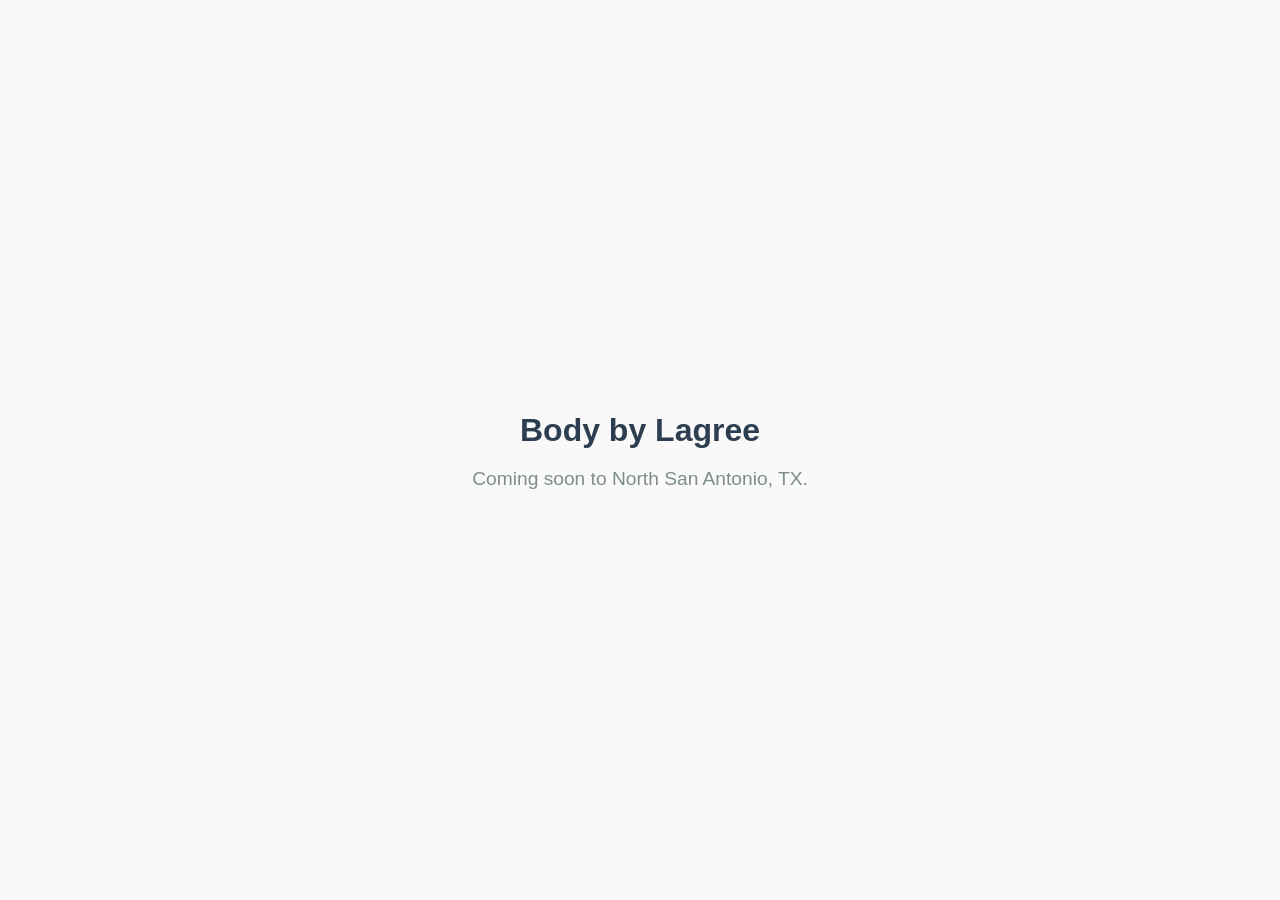
<file: public/index.html>
<!DOCTYPE html>
<html lang="en">
<head>
    <meta charset="UTF-8">
    <meta name="viewport" content="width=device-width, initial-scale=1.0">
    <title>Body by Lagree - Coming Soon</title>
    <style>
        /* Simple styling to center content and add basic aesthetic */
        body {
            font-family: Arial, sans-serif;
            margin: 0;
            height: 100vh;
            display: flex;
            justify-content: center;
            align-items: center;
            background: #f9f9f9;
            color: #333;
        }
        .container {
            text-align: center;
            padding: 20px;
            border-radius: 12px;
        }
        h1 {
            font-size: 2em;
            margin-bottom: 0.5em;
            color: #2c3e50;
        }
        p {
            font-size: 1.2em;
            color: #7f8c8d;
        }
    </style>
</head>
<body>
    <div class="container">
        <h1>Body by Lagree</h1>
        <p>Coming soon to North San Antonio, TX.</p>
    </div>
</body>
</html>
</file>
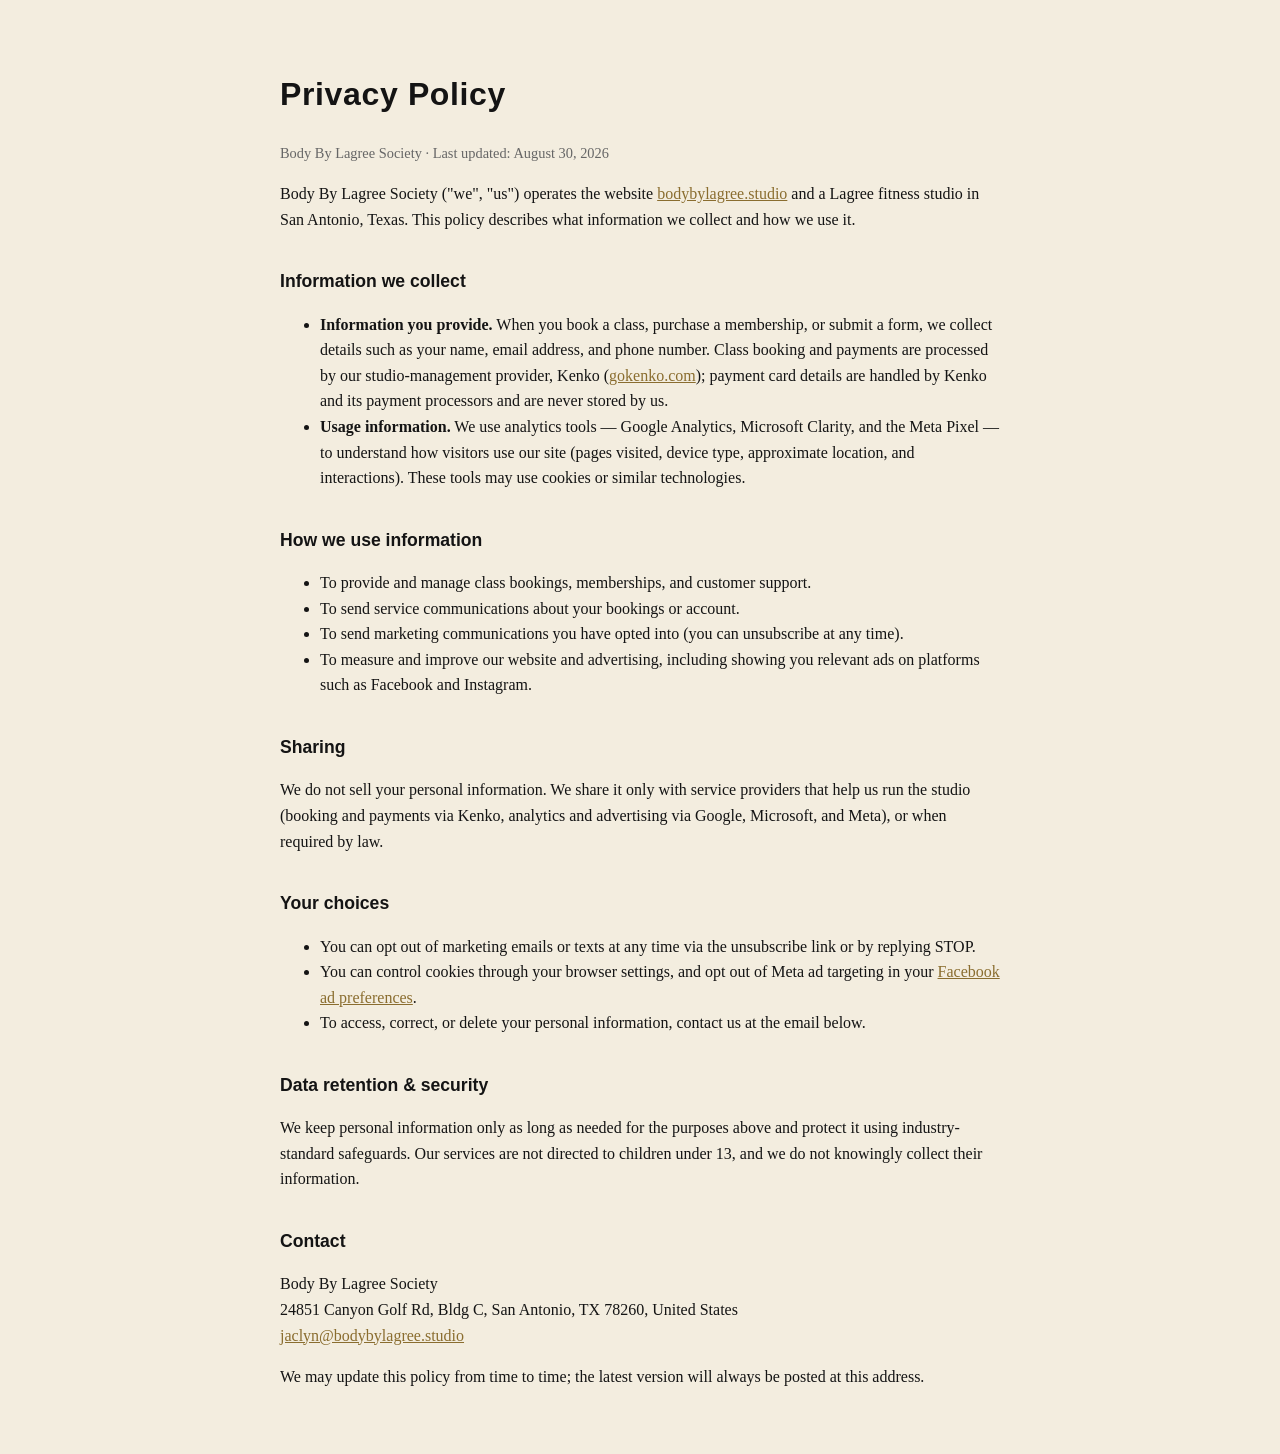
<file: privacy.html>
<!DOCTYPE html>
<html lang="en">
<head>
<meta charset="utf-8">
<meta name="viewport" content="width=device-width, initial-scale=1">
<title>Privacy Policy — Body By Lagree Society</title>
<style>
  body { font-family: Georgia, 'Times New Roman', serif; background: #F3EDDF; color: #141414;
         max-width: 720px; margin: 0 auto; padding: 48px 24px; line-height: 1.6; }
  h1 { font-family: Arial, Helvetica, sans-serif; letter-spacing: .02em; }
  h2 { font-family: Arial, Helvetica, sans-serif; font-size: 1.1rem; margin-top: 2em; }
  a { color: #8a6d2f; }
  .updated { color: #666; font-size: .9rem; }
</style>
</head>
<body>
<h1>Privacy Policy</h1>
<p class="updated">Body By Lagree Society &middot; Last updated: August 30, 2026</p>

<p>Body By Lagree Society ("we", "us") operates the website
<a href="https://bodybylagree.studio">bodybylagree.studio</a> and a Lagree fitness studio in
San Antonio, Texas. This policy describes what information we collect and how we use it.</p>

<h2>Information we collect</h2>
<ul>
  <li><strong>Information you provide.</strong> When you book a class, purchase a membership, or
  submit a form, we collect details such as your name, email address, and phone number. Class
  booking and payments are processed by our studio-management provider, Kenko
  (<a href="https://www.gokenko.com">gokenko.com</a>); payment card details are handled by Kenko and
  its payment processors and are never stored by us.</li>
  <li><strong>Usage information.</strong> We use analytics tools — Google Analytics, Microsoft
  Clarity, and the Meta Pixel — to understand how visitors use our site (pages visited, device
  type, approximate location, and interactions). These tools may use cookies or similar
  technologies.</li>
</ul>

<h2>How we use information</h2>
<ul>
  <li>To provide and manage class bookings, memberships, and customer support.</li>
  <li>To send service communications about your bookings or account.</li>
  <li>To send marketing communications you have opted into (you can unsubscribe at any time).</li>
  <li>To measure and improve our website and advertising, including showing you relevant ads on
  platforms such as Facebook and Instagram.</li>
</ul>

<h2>Sharing</h2>
<p>We do not sell your personal information. We share it only with service providers that help us
run the studio (booking and payments via Kenko, analytics and advertising via Google, Microsoft,
and Meta), or when required by law.</p>

<h2>Your choices</h2>
<ul>
  <li>You can opt out of marketing emails or texts at any time via the unsubscribe link or by
  replying STOP.</li>
  <li>You can control cookies through your browser settings, and opt out of Meta ad targeting in
  your <a href="https://www.facebook.com/adpreferences">Facebook ad preferences</a>.</li>
  <li>To access, correct, or delete your personal information, contact us at the email below.</li>
</ul>

<h2>Data retention &amp; security</h2>
<p>We keep personal information only as long as needed for the purposes above and protect it using
industry-standard safeguards. Our services are not directed to children under 13, and we do not
knowingly collect their information.</p>

<h2>Contact</h2>
<p>Body By Lagree Society<br>
24851 Canyon Golf Rd, Bldg C, San Antonio, TX 78260, United States<br>
<a href="mailto:jaclyn@bodybylagree.studio">jaclyn@bodybylagree.studio</a></p>

<p>We may update this policy from time to time; the latest version will always be posted at this
address.</p>
</body>
</html>
</file>
